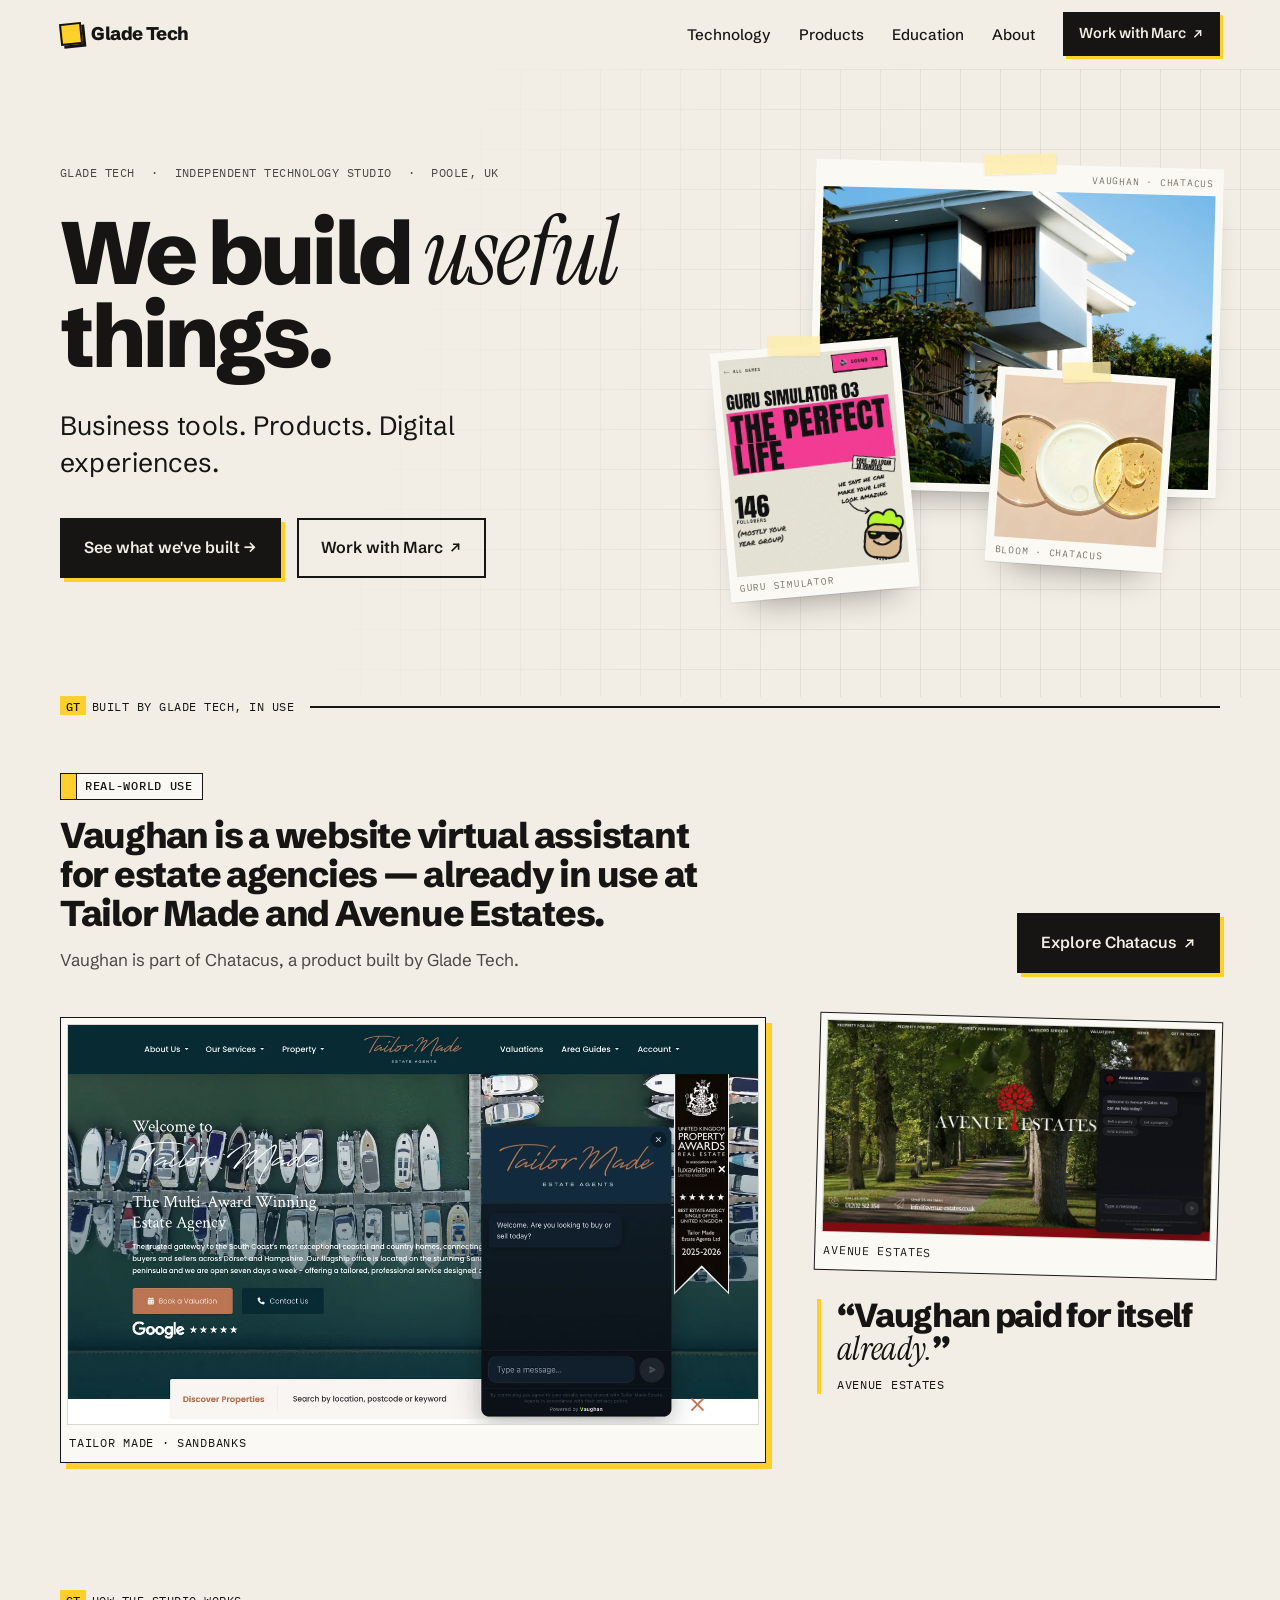
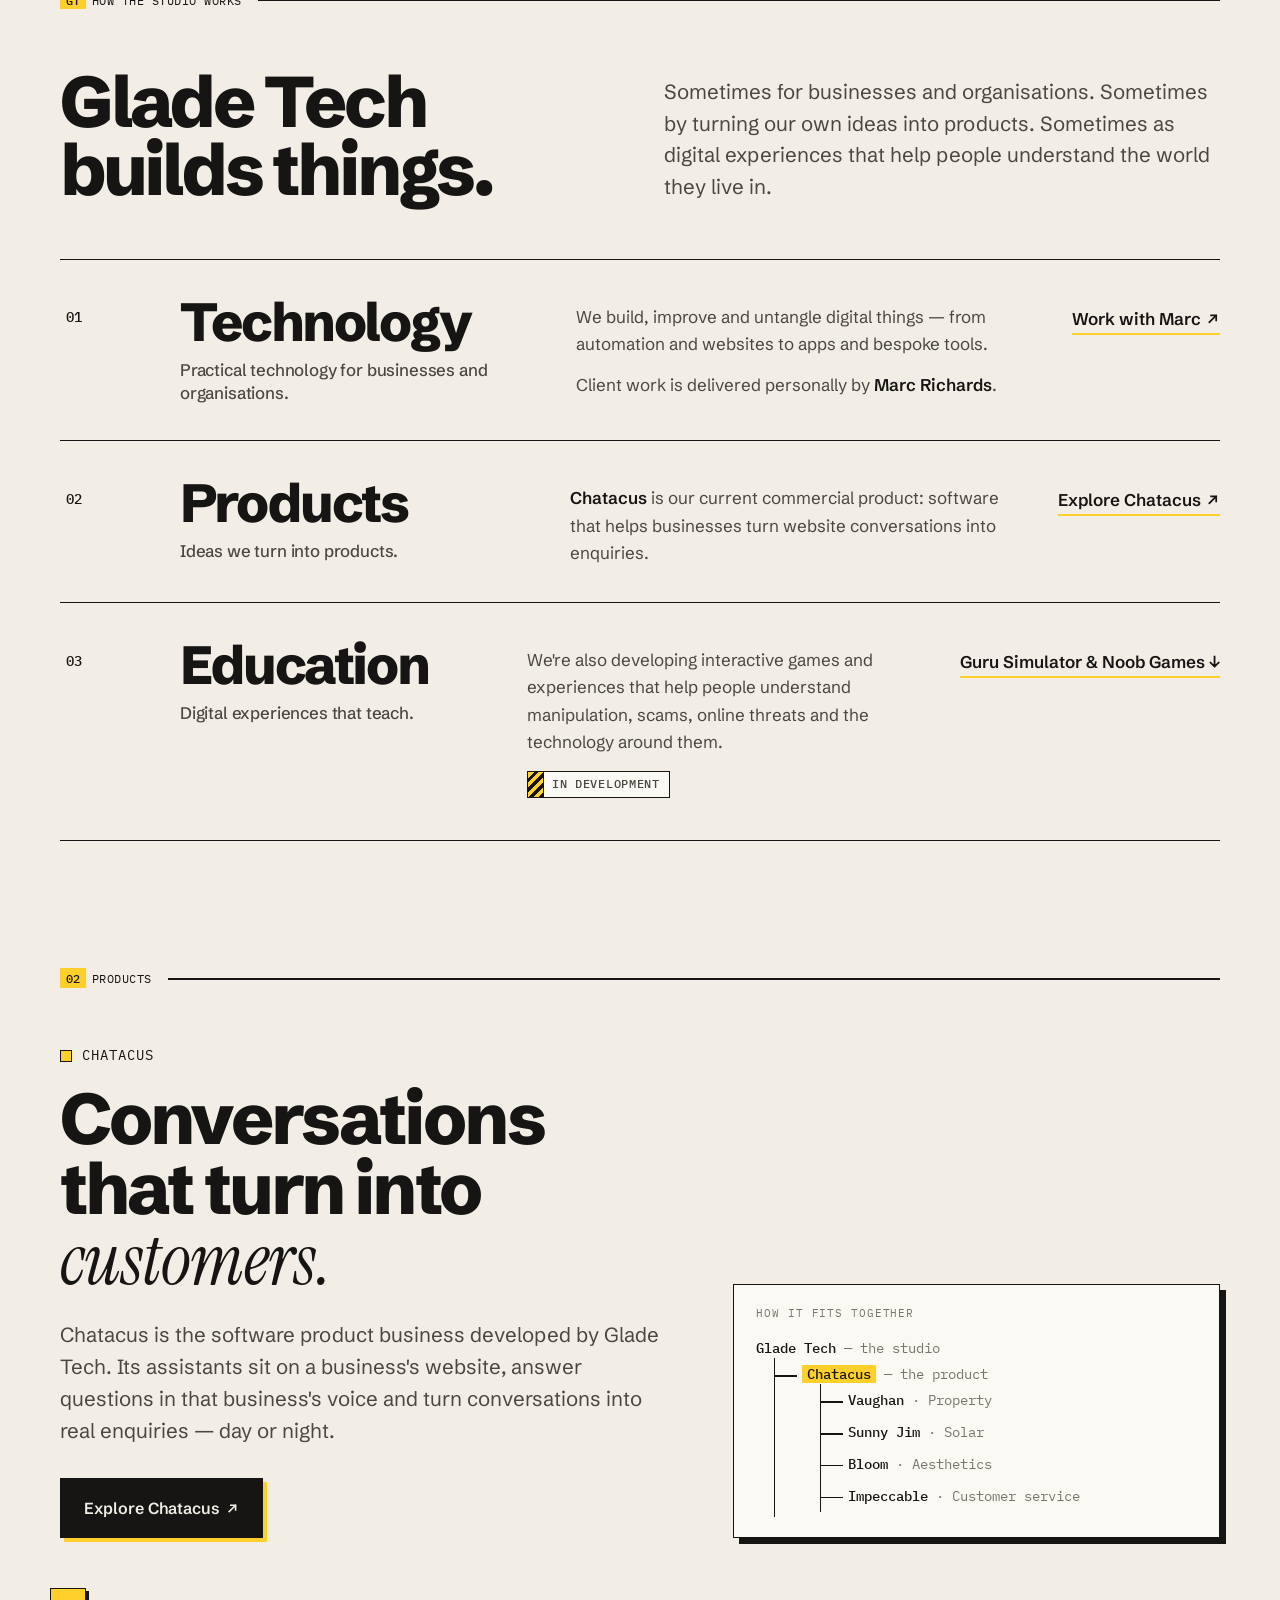
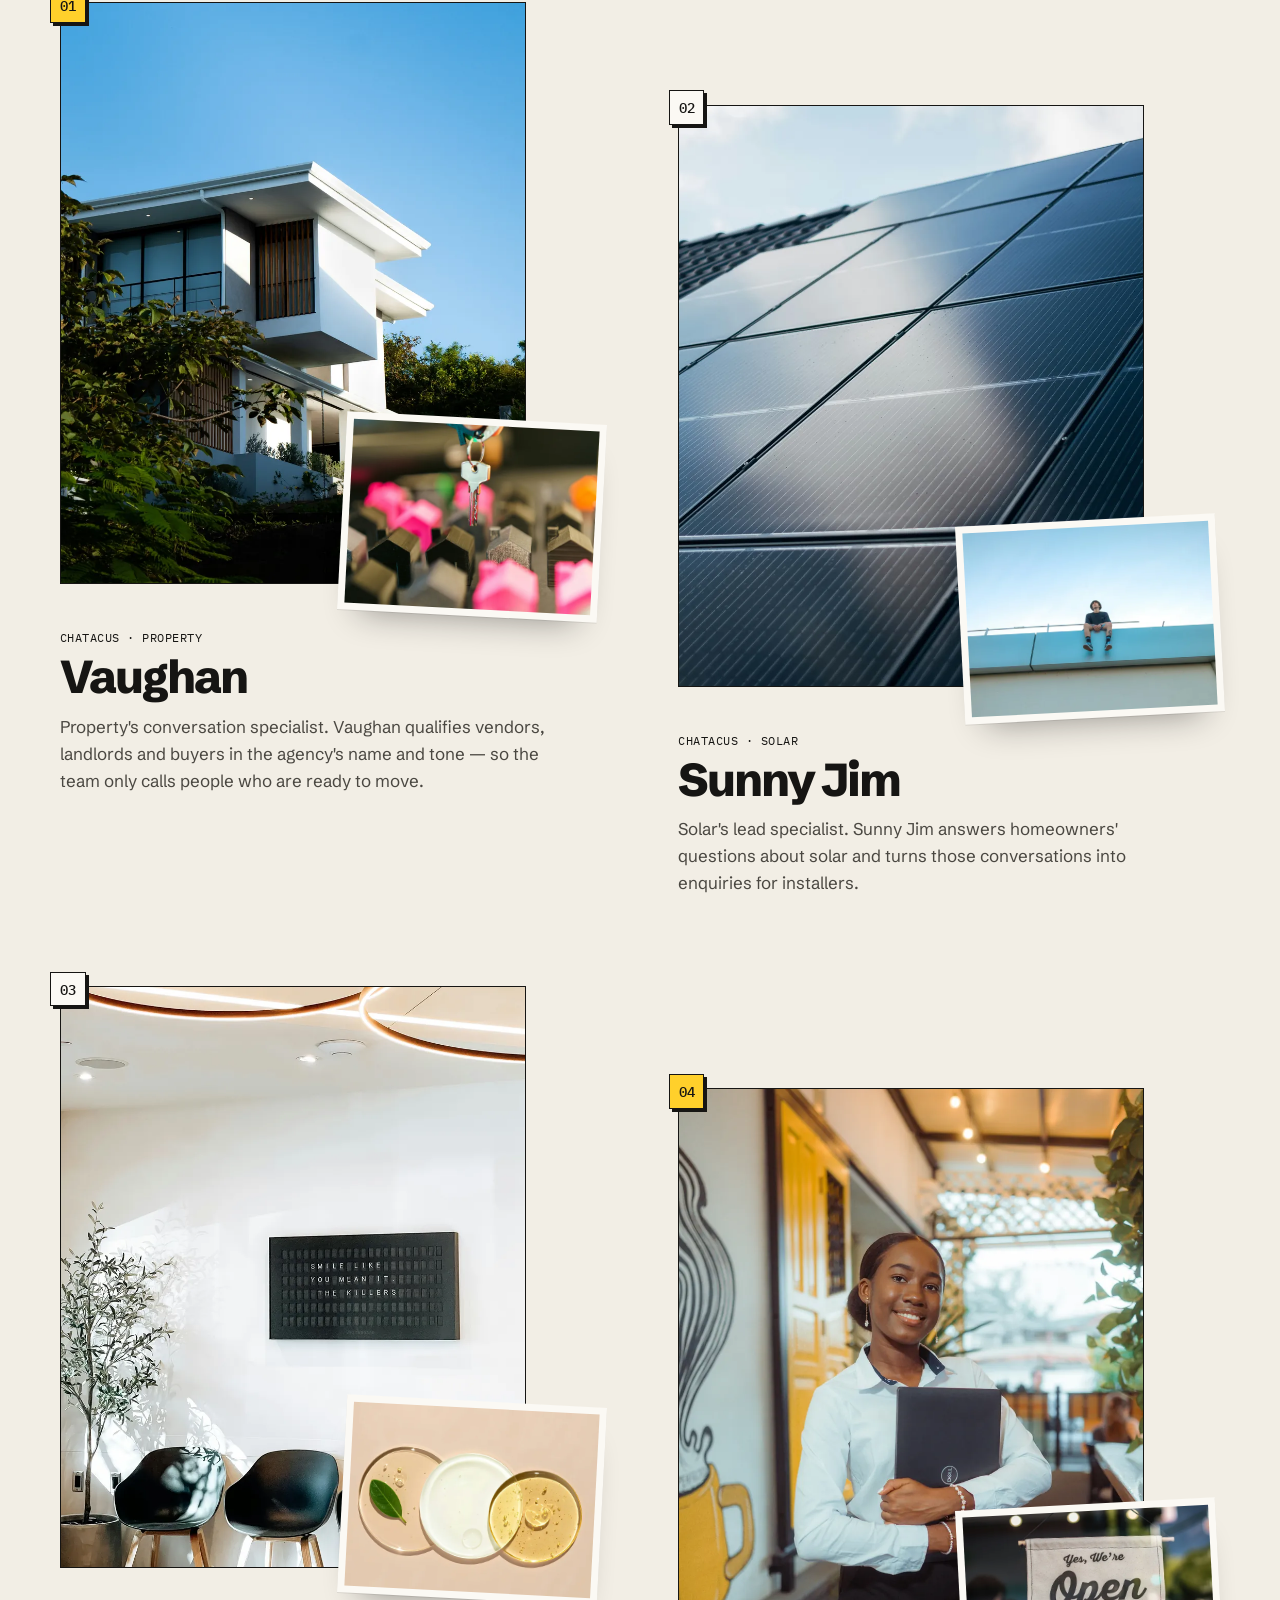
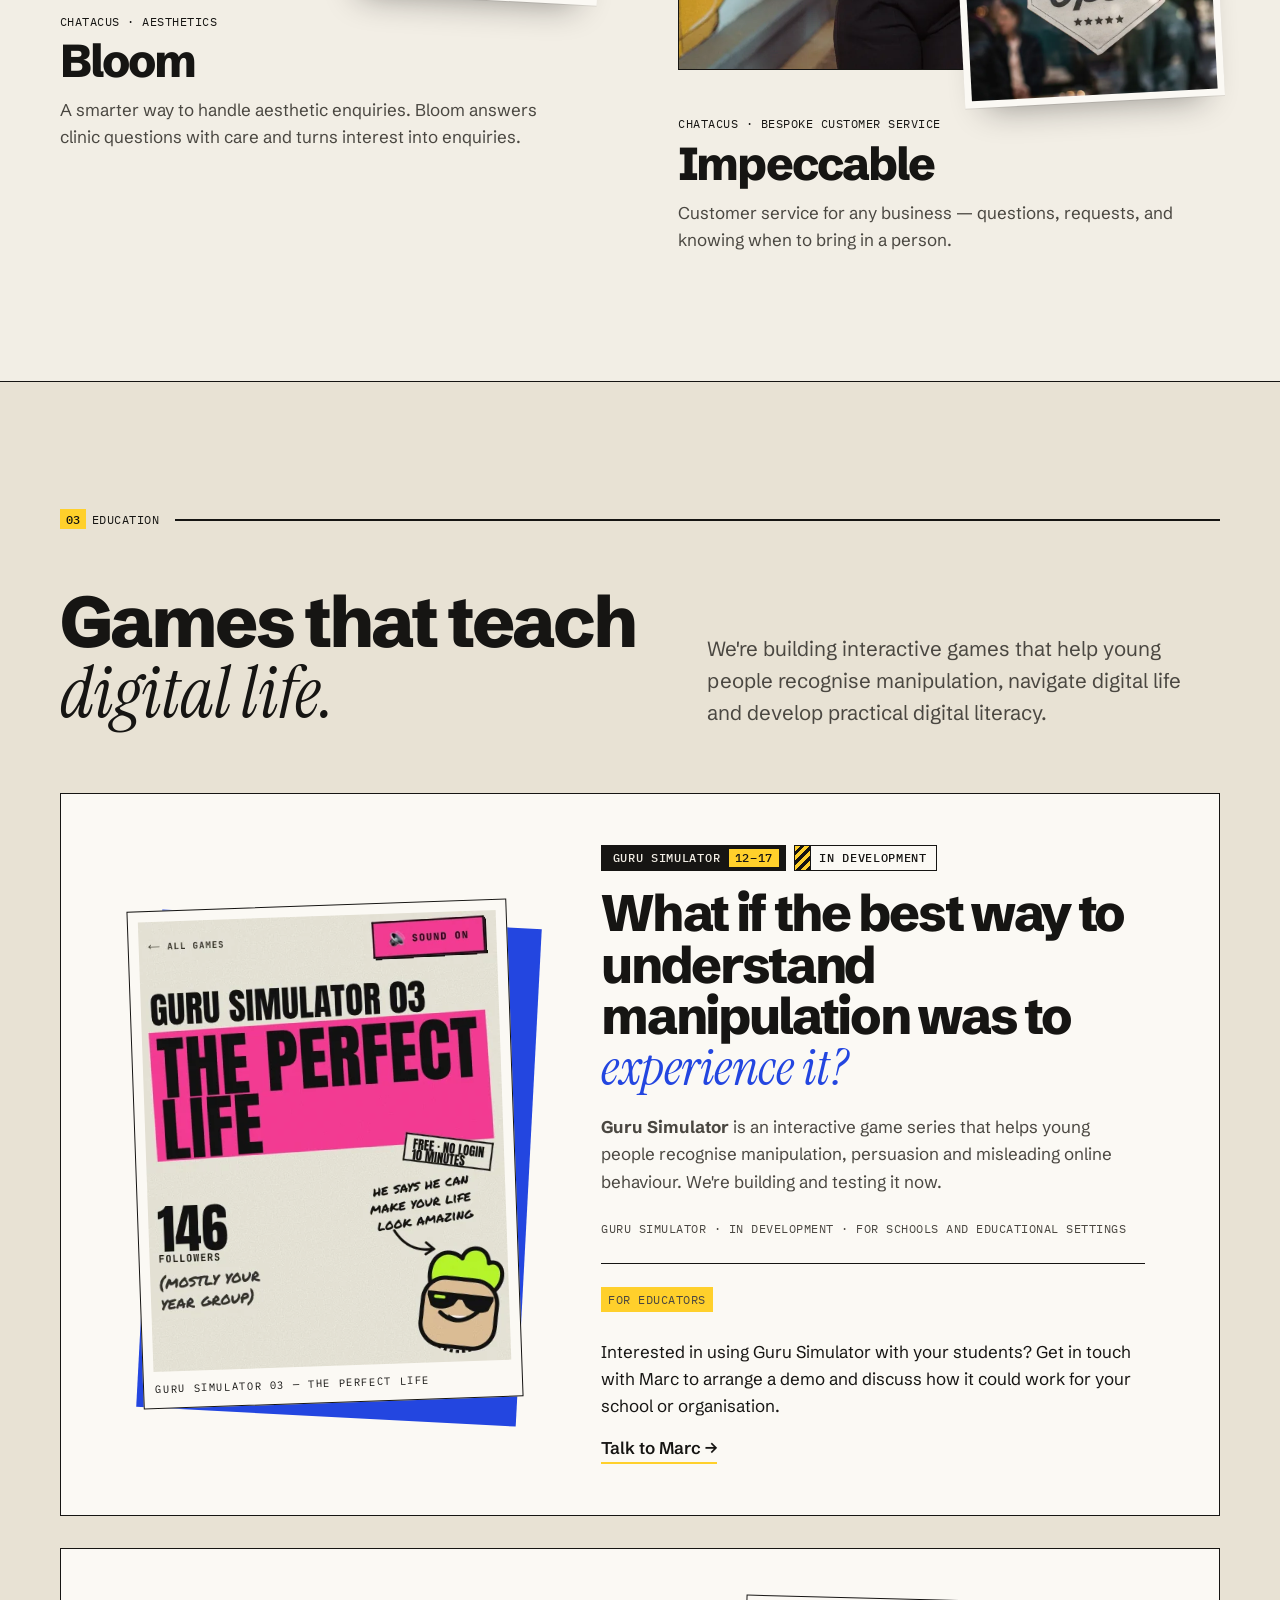
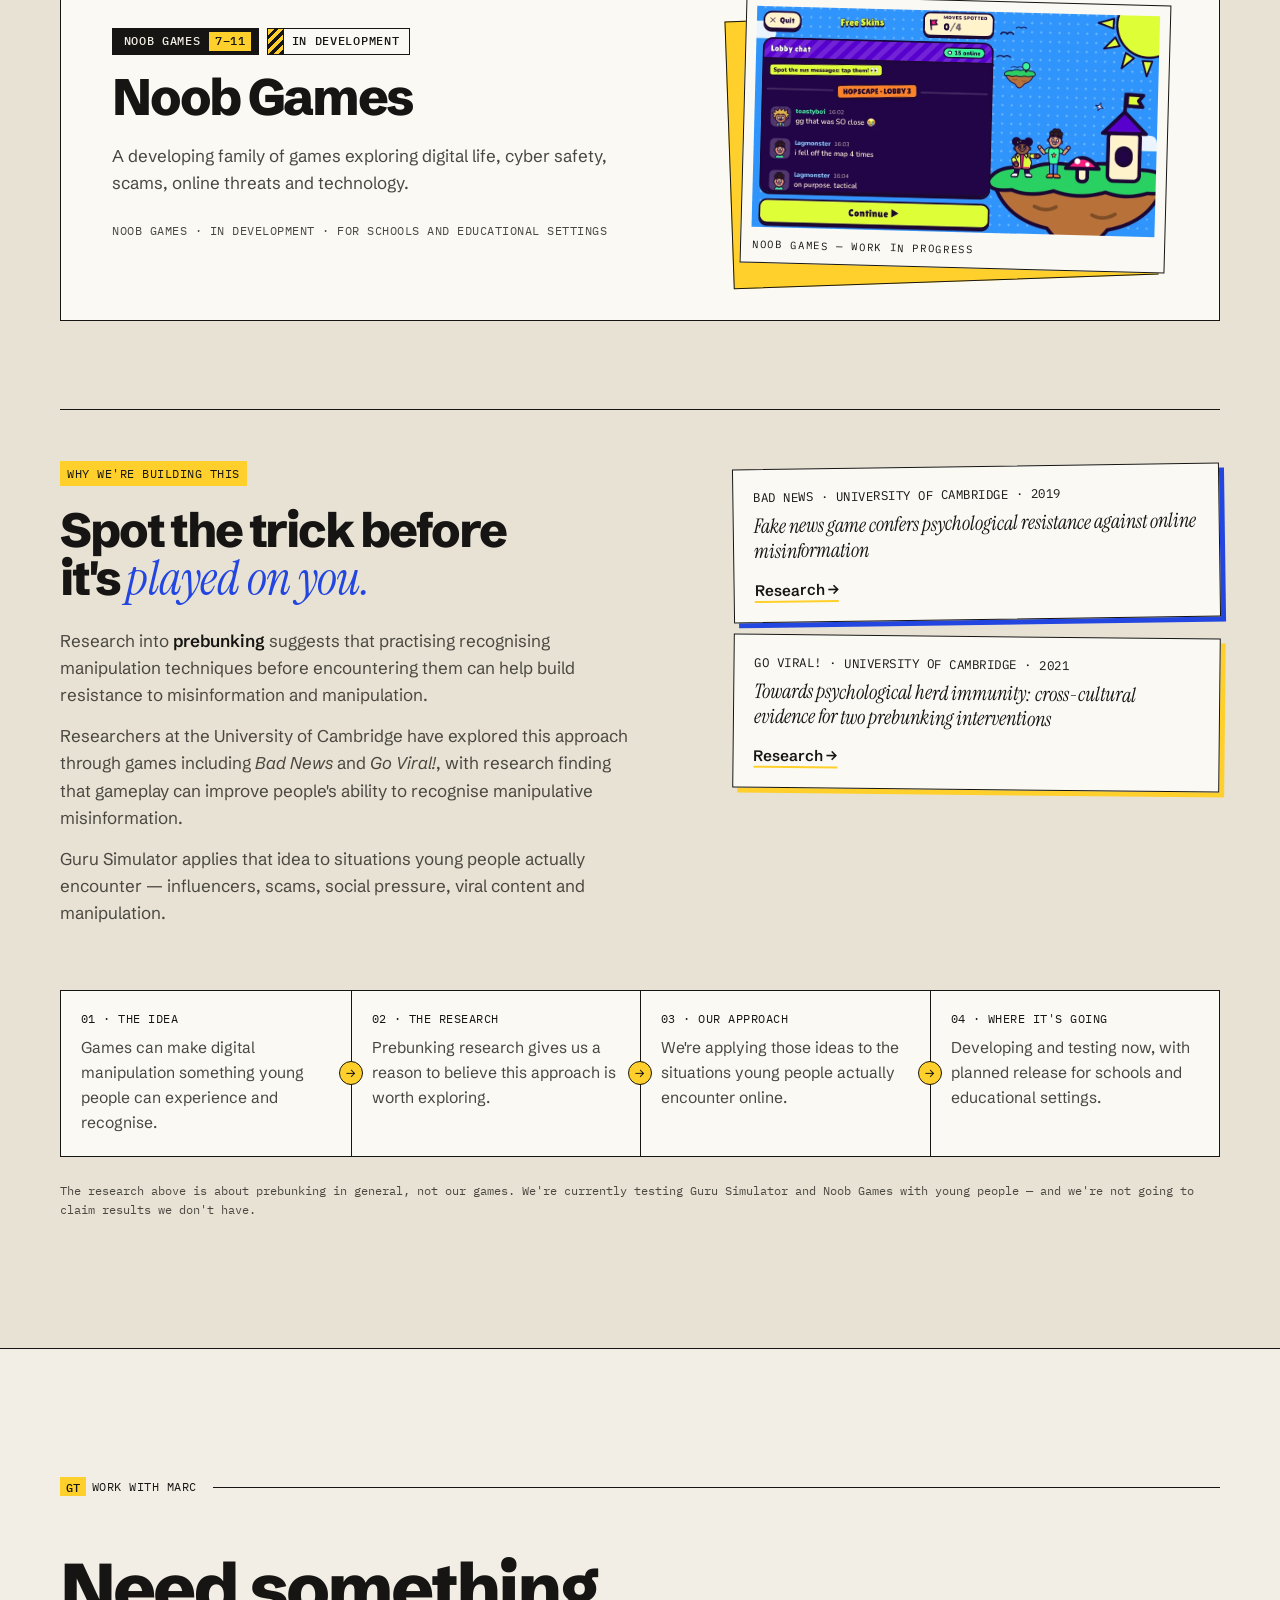
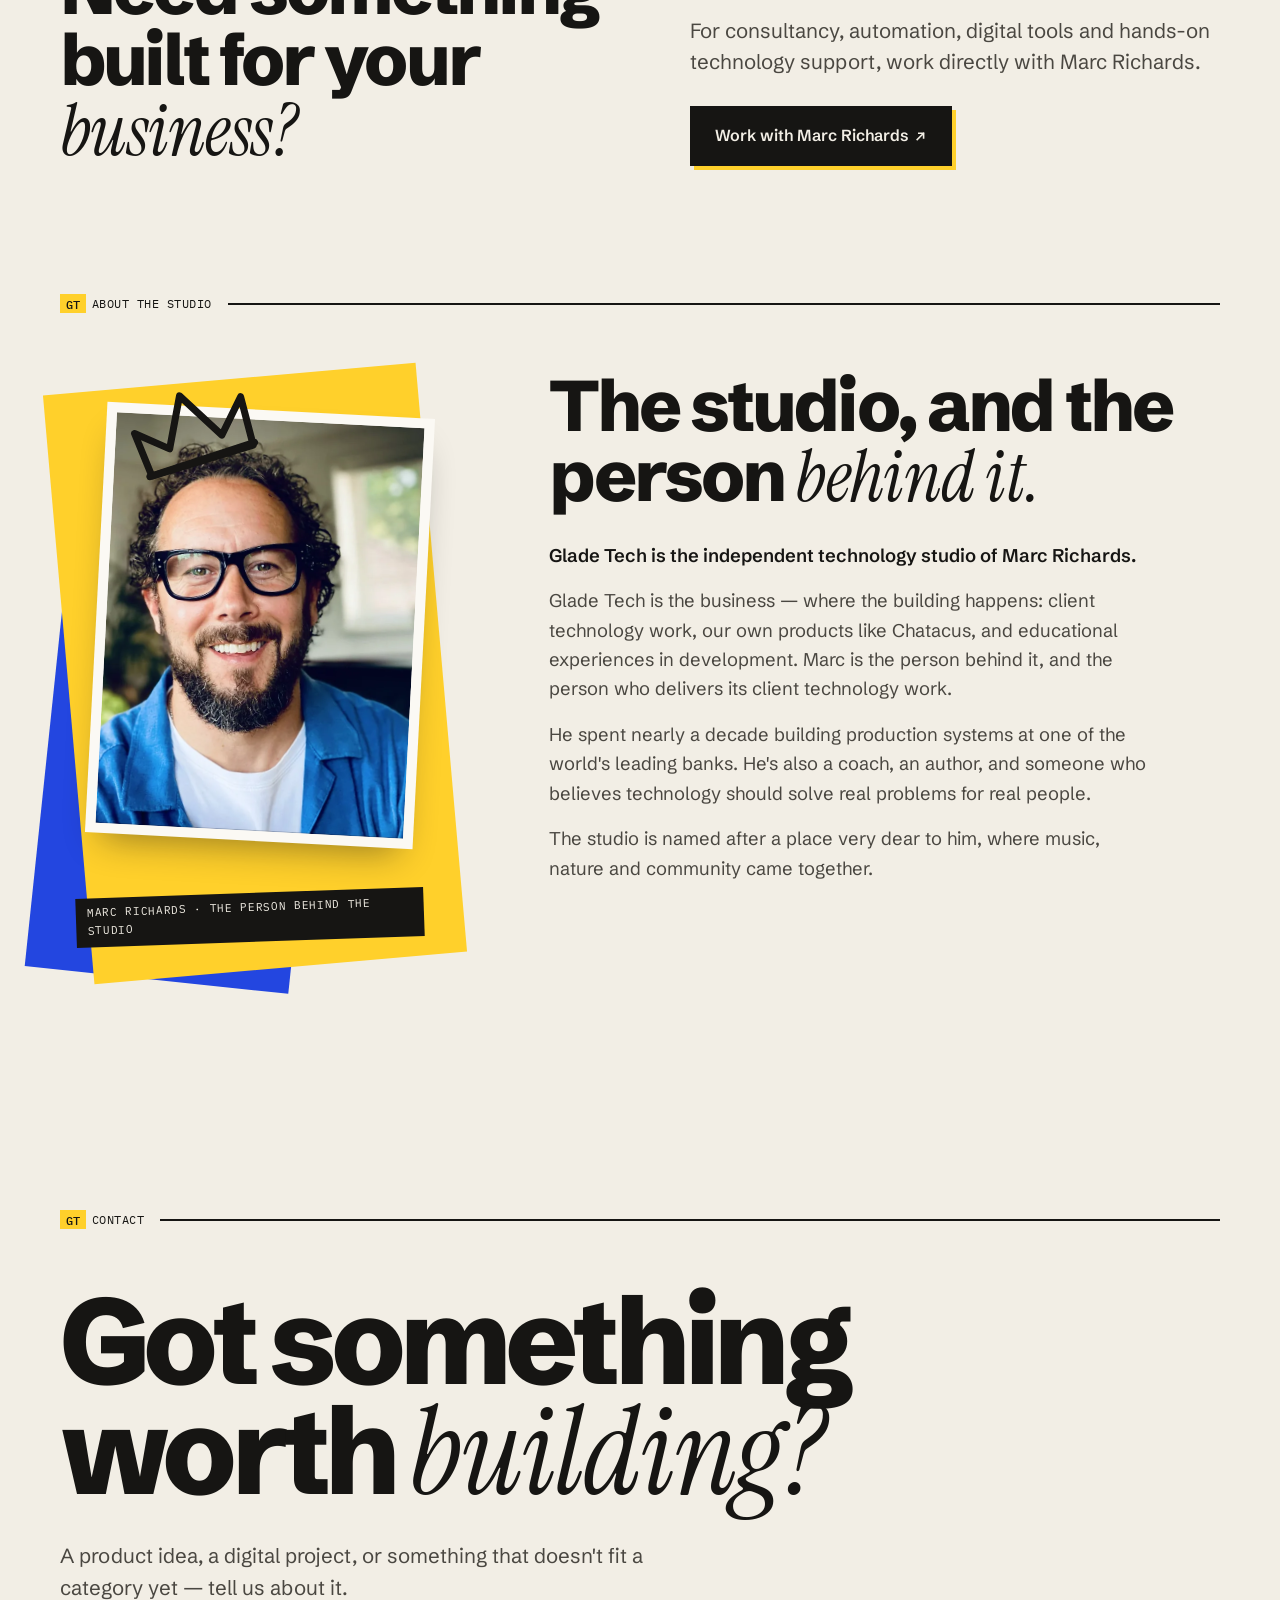
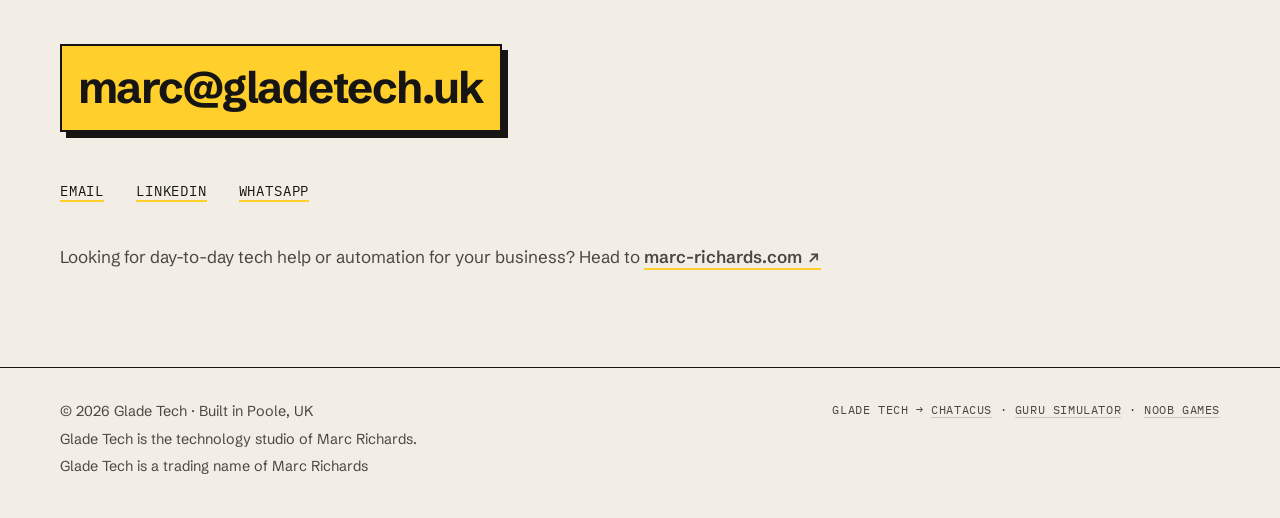
<file: index.html>
<!DOCTYPE html>
<html lang="en-GB">
<head>
    <meta charset="UTF-8">
    <meta name="viewport" content="width=device-width, initial-scale=1.0">
    <title>Glade Tech — Technology Studio in Poole, Bournemouth &amp; Dorset</title>
    <meta name="description" content="Glade Tech is an independent technology studio in Poole, Dorset, building business tools, digital products and experiences for businesses and organisations across Bournemouth, Poole and Dorset.">
    <link rel="canonical" href="https://gladetech.uk/">
    <meta name="robots" content="index, follow">
    <meta name="author" content="Marc Richards">
    <meta name="google-site-verification" content="4lKAiJ_I4m-c7kCC_o-PISPormC_Zq9FhIUoc71lsOA">
    <meta name="theme-color" content="#f2eee5">

    <meta property="og:type" content="website">
    <meta property="og:site_name" content="Glade Tech">
    <meta property="og:title" content="Glade Tech — Technology Studio in Poole, Bournemouth &amp; Dorset">
    <meta property="og:description" content="Glade Tech is an independent technology studio in Poole, Dorset, building business tools, digital products and experiences for businesses and organisations across Bournemouth, Poole and Dorset.">
    <meta property="og:url" content="https://gladetech.uk/">
    <meta property="og:image" content="https://gladetech.uk/img/og.png">
    <meta property="og:image:width" content="1200">
    <meta property="og:image:height" content="630">
    <meta property="og:image:alt" content="Glade Tech — We build useful things. Business tools, products and digital experiences.">
    <meta property="og:locale" content="en_GB">
    <meta name="twitter:card" content="summary_large_image">
    <meta name="twitter:title" content="Glade Tech — Technology Studio in Poole, Bournemouth &amp; Dorset">
    <meta name="twitter:description" content="Glade Tech is an independent technology studio in Poole, Dorset, building business tools, digital products and experiences for businesses and organisations across Bournemouth, Poole and Dorset.">
    <meta name="twitter:image" content="https://gladetech.uk/img/og.png">
    <meta name="twitter:image:alt" content="Glade Tech — We build useful things. Business tools, products and digital experiences.">

    <link rel="icon" href="favicon.ico" sizes="any">
    <link rel="icon" type="image/svg+xml" href="favicon.svg?v=2">
    <link rel="icon" type="image/png" sizes="512x512" href="favicon.png?v=2">
    <link rel="apple-touch-icon" href="apple-touch-icon.png">

    <link rel="preconnect" href="https://fonts.googleapis.com">
    <link rel="preconnect" href="https://fonts.gstatic.com" crossorigin>
    <link rel="stylesheet" href="https://fonts.googleapis.com/css2?family=IBM+Plex+Mono:wght@400;500&family=Instrument+Serif:ital@1&family=Schibsted+Grotesk:wght@400..900&display=swap">
    <link rel="stylesheet" href="styles.css">

    <script type="application/ld+json">
{
    "@context": "https://schema.org",
    "@graph": [
        {
            "@type": "ProfessionalService",
            "@id": "https://gladetech.uk/#studio",
            "name": "Glade Tech",
            "description": "Glade Tech is an independent technology studio in Poole, Dorset, building business tools, digital products and experiences for businesses and organisations across Bournemouth, Poole and Dorset.",
            "slogan": "We build useful things.",
            "url": "https://gladetech.uk/",
            "logo": "https://gladetech.uk/apple-touch-icon.png",
            "image": "https://gladetech.uk/img/og.png",
            "email": "marc@gladetech.uk",
            "address": {
                "@type": "PostalAddress",
                "addressLocality": "Poole",
                "addressRegion": "Dorset",
                "addressCountry": "GB"
            },
            "areaServed": [
                {
                    "@type": "City",
                    "name": "Poole"
                },
                {
                    "@type": "City",
                    "name": "Bournemouth"
                },
                {
                    "@type": "AdministrativeArea",
                    "name": "Dorset"
                }
            ],
            "founder": {
                "@id": "https://gladetech.uk/#marc"
            },
            "brand": [
                {
                    "@type": "Brand",
                    "name": "Chatacus",
                    "url": "https://chatacus.co/",
                    "slogan": "Conversations that turn into customers."
                },
                {
                    "@type": "Brand",
                    "name": "Guru Simulator"
                },
                {
                    "@type": "Brand",
                    "name": "Noob Games"
                }
            ]
        },
        {
            "@type": "Person",
            "@id": "https://gladetech.uk/#marc",
            "name": "Marc Richards",
            "url": "https://marc-richards.com/",
            "jobTitle": "Founder",
            "worksFor": {
                "@id": "https://gladetech.uk/#studio"
            },
            "sameAs": [
                "https://www.linkedin.com/in/marcwrichards"
            ]
        },
        {
            "@type": "WebSite",
            "@id": "https://gladetech.uk/#website",
            "url": "https://gladetech.uk/",
            "name": "Glade Tech",
            "inLanguage": "en-GB",
            "publisher": {
                "@id": "https://gladetech.uk/#studio"
            }
        }
    ]
}
    </script>
    <script>document.documentElement.classList.add("js");</script>
</head>
<body>
    <a class="skip-link" href="#main">Skip to content</a>

    <!-- Nav -->
    <header class="nav">
        <div class="wrap nav-inner">
            <a href="#top" class="wordmark" aria-label="Glade Tech — back to top">
                <span class="wordmark-mark" aria-hidden="true"></span>
                Glade Tech
            </a>
            <nav aria-label="Main">
                <ul class="nav-links">
                    <li><a href="#areas">Technology</a></li>
                    <li><a href="#products">Products</a></li>
                    <li><a href="#education">Education</a></li>
                    <li><a href="#about">About</a></li>
                    <li><a href="https://marc-richards.com/" class="btn btn-ink" target="_blank" rel="noopener">Work with Marc<svg class="arr" viewBox="0 0 12 12" aria-hidden="true"><path d="M3 9 9 3M4.5 3H9v4.5"/></svg></a></li>
                </ul>
                <details class="menu">
                    <summary>Menu</summary>
                    <div class="menu-panel">
                        <a href="#areas">Technology</a>
                        <a href="#products">Products</a>
                        <a href="#education">Education</a>
                        <a href="#about">About</a>
                        <a href="#contact">Contact</a>
                        <a href="https://marc-richards.com/" target="_blank" rel="noopener">Work with Marc<svg class="arr" viewBox="0 0 12 12" aria-hidden="true"><path d="M3 9 9 3M4.5 3H9v4.5"/></svg></a>
                    </div>
                </details>
            </nav>
        </div>
    </header>

    <main id="main">

        <!-- Hero -->
        <section class="hero" id="top">
            <div class="wrap hero-grid">
                <div class="hero-copy">
                    <p class="eyebrow"><span>Glade Tech</span><span>Independent technology studio</span><span>Poole, UK</span></p>
                    <h1>We build <span class="serif">useful</span> things.</h1>
                    <p class="lede hero-sub">Business tools. Products. Digital experiences.</p>
                    <div class="hero-actions">
                        <a href="#built" class="btn btn-ink">See what we've built →</a>
                        <a href="https://marc-richards.com/" class="btn btn-line" target="_blank" rel="noopener">Work with Marc<svg class="arr" viewBox="0 0 12 12" aria-hidden="true"><path d="M3 9 9 3M4.5 3H9v4.5"/></svg></a>
                    </div>
                </div>

                <div class="collage">
                    <figure class="cut cut-house">
                        <a class="cut-link" href="#products" aria-label="Vaughan, part of Chatacus"></a>
                        <figcaption>Vaughan · Chatacus</figcaption>
                        <img src="img/hero-vaughan.webp" alt="" width="1000" height="750">
                    </figure>
                    <figure class="cut cut-guru">
                        <a class="cut-link" href="#education" aria-label="Guru Simulator, education"></a>
                        <img src="img/guru-simulator-03.webp" alt="" width="433" height="544">
                        <figcaption>Guru Simulator</figcaption>
                    </figure>
                    <figure class="cut cut-bloom">
                        <a class="cut-link" href="#products" aria-label="Bloom, part of Chatacus"></a>
                        <img src="img/hero-bloom.webp" alt="" width="600" height="600">
                        <figcaption>Bloom · Chatacus</figcaption>
                    </figure>
                </div>
            </div>
        </section>

        <!-- In use -->
        <section class="section" id="built" style="padding-top: 0;">
            <div class="wrap">
                <div class="section-head reveal"><p class="section-label"><b>GT</b>Built by Glade Tech, in use</p></div>
                <div class="proof proof-lead reveal">
                    <div class="proof-head">
                        <div>
                            <span class="tag tag-live">Real-world use</span>
                            <h2 class="proof-title">Vaughan is a website virtual assistant for estate agencies — already in use at Tailor Made and Avenue Estates.</h2>
                            <p class="proof-note">Vaughan is part of Chatacus, a product built by Glade Tech.</p>
                        </div>
                        <a href="https://chatacus.co/" class="btn btn-ink" target="_blank" rel="noopener">Explore Chatacus<svg class="arr" viewBox="0 0 12 12" aria-hidden="true"><path d="M3 9 9 3M4.5 3H9v4.5"/></svg></a>
                    </div>
                    <div class="proof-shots">
                        <figure class="shot shot-main">
                            <img src="img/vaughan-tailor-made.webp" alt="Vaughan's chat assistant open on the Tailor Made Estate Agents website, asking: Are you looking to buy or sell today?" width="1300" height="752" loading="lazy">
                            <figcaption>Tailor Made · Sandbanks</figcaption>
                        </figure>
                        <div class="proof-side">
                            <figure class="shot">
                                <img src="img/vaughan-avenue-estates.webp" alt="Vaughan's chat assistant open on the Avenue Estates website, offering to help sell, let or find a property" width="900" height="491" loading="lazy">
                                <figcaption>Avenue Estates</figcaption>
                            </figure>
                            <blockquote class="proof-quote-small">
                                <p>“Vaughan paid for itself <span class="serif">already.</span>”</p>
                                <cite>Avenue Estates</cite>
                            </blockquote>
                        </div>
                    </div>
                </div>
            </div>
        </section>

        <!-- Three areas -->
        <section class="section" id="areas" style="padding-top: 0;">
            <div class="wrap">
                <div class="section-head reveal"><p class="section-label"><b>GT</b>How the studio works</p></div>
                <div class="studio-intro reveal">
                    <p class="studio-claim">Glade Tech builds things.</p>
                    <p class="lede">Sometimes for businesses and organisations. Sometimes by turning our own ideas into products. Sometimes as digital experiences that help people understand the world they live in.</p>
                </div>
                <ol class="index">
                    <li class="index-row reveal" id="technology">
                        <span class="index-num">01</span>
                        <h2 class="index-title">Technology<small>Practical technology for businesses and organisations.</small></h2>
                        <div class="index-body">
                            <p>We build, improve and untangle digital things — from automation and websites to apps and bespoke tools.</p>
                            <p>Client work is delivered personally by <strong>Marc Richards</strong>.</p>
                        </div>
                        <a href="https://marc-richards.com/" class="index-cta link-arrow" target="_blank" rel="noopener">Work with Marc<svg class="arr" viewBox="0 0 12 12" aria-hidden="true"><path d="M3 9 9 3M4.5 3H9v4.5"/></svg></a>
                    </li>
                    <li class="index-row reveal">
                        <span class="index-num">02</span>
                        <h2 class="index-title">Products<small>Ideas we turn into products.</small></h2>
                        <div class="index-body">
                            <p><strong>Chatacus</strong> is our current commercial product: software that helps businesses turn website conversations into enquiries.</p>
                        </div>
                        <a href="https://chatacus.co/" class="index-cta link-arrow" target="_blank" rel="noopener">Explore Chatacus<svg class="arr" viewBox="0 0 12 12" aria-hidden="true"><path d="M3 9 9 3M4.5 3H9v4.5"/></svg></a>
                    </li>
                    <li class="index-row reveal">
                        <span class="index-num">03</span>
                        <h2 class="index-title">Education<small>Digital experiences that teach.</small></h2>
                        <div class="index-body">
                            <p>We're also developing interactive games and experiences that help people understand manipulation, scams, online threats and the technology around them.</p>
                            <span class="tag tag-dev">In development</span>
                        </div>
                        <a href="#education" class="index-cta link-arrow">Guru Simulator &amp; Noob Games ↓</a>
                    </li>
                </ol>
            </div>
        </section>

        <!-- Chatacus -->
        <section class="section" id="products" style="padding-top: 0;">
            <div class="wrap">
                <div class="section-head reveal"><p class="section-label"><b>02</b>Products</p></div>

                <div class="chatacus-intro reveal">
                    <div>
                        <p class="product-name">Chatacus</p>
                        <h2 class="h2">Conversations that turn into <span class="serif">customers.</span></h2>
                        <p class="lede">Chatacus is the software product business developed by Glade Tech. Its assistants sit on a business's website, answer questions in that business's voice and turn conversations into real enquiries — day or night.</p>
                        <a href="https://chatacus.co/" class="btn btn-ink chatacus-cta" target="_blank" rel="noopener">Explore Chatacus<svg class="arr" viewBox="0 0 12 12" aria-hidden="true"><path d="M3 9 9 3M4.5 3H9v4.5"/></svg></a>
                    </div>
                    <div class="tree" aria-label="How the products fit together">
                        <p class="tree-title">How it fits together</p>
                        <ul>
                            <li><span class="t-strong">Glade Tech</span> <span class="t-note">— the studio</span>
                                <ul>
                                    <li><span class="t-strong t-here">Chatacus</span> <span class="t-note">— the product</span>
                                        <ul>
                                            <li><span class="t-strong">Vaughan</span> <span class="t-note">· Property</span></li>
                                            <li><span class="t-strong">Sunny Jim</span> <span class="t-note">· Solar</span></li>
                                            <li><span class="t-strong">Bloom</span> <span class="t-note">· Aesthetics</span></li>
                                            <li><span class="t-strong">Impeccable</span> <span class="t-note">· Customer service</span></li>
                                        </ul>
                                    </li>
                                </ul>
                            </li>
                        </ul>
                    </div>
                </div>

                <div class="cx-grid">
                    <article class="cx reveal">
                        <div class="cx-visual">
                            <figure class="cx-main"><img src="img/vaughan-house.webp" alt="A modern white house against a blue sky" width="900" height="1125" loading="lazy"></figure>
                            <figure class="cx-inset"><img src="img/vaughan-keys.webp" alt="House keys hanging over rows of model houses" width="640" height="480" loading="lazy"></figure>
                            <span class="cx-num">01</span>
                        </div>
                        <p class="spec">Chatacus · Property</p>
                        <h3>Vaughan</h3>
                        <p>Property's conversation specialist. Vaughan qualifies vendors, landlords and buyers in the agency's name and tone — so the team only calls people who are ready to move.</p>
                    </article>
                    <article class="cx reveal">
                        <div class="cx-visual">
                            <figure class="cx-main"><img src="img/sunnyjim-panels.webp" alt="Solar panels on a roof under a clear sky" width="900" height="1125" loading="lazy"></figure>
                            <figure class="cx-inset"><img src="img/sunnyjim-roof.webp" alt="A person sitting on the edge of a flat roof against a blue sky" width="640" height="480" loading="lazy"></figure>
                            <span class="cx-num">02</span>
                        </div>
                        <p class="spec">Chatacus · Solar</p>
                        <h3>Sunny Jim</h3>
                        <p>Solar's lead specialist. Sunny Jim answers homeowners' questions about solar and turns those conversations into enquiries for installers.</p>
                    </article>
                    <article class="cx reveal">
                        <div class="cx-visual">
                            <figure class="cx-main"><img src="img/bloom-clinic.webp" alt="A calm, bright clinic waiting area" width="900" height="1125" loading="lazy"></figure>
                            <figure class="cx-inset"><img src="img/bloom-skincare.webp" alt="Skincare creams and serums with a green leaf" width="640" height="480" loading="lazy"></figure>
                            <span class="cx-num">03</span>
                        </div>
                        <p class="spec">Chatacus · Aesthetics</p>
                        <h3>Bloom</h3>
                        <p>A smarter way to handle aesthetic enquiries. Bloom answers clinic questions with care and turns interest into enquiries.</p>
                    </article>
                    <article class="cx reveal">
                        <div class="cx-visual">
                            <figure class="cx-main"><img src="img/impeccable-host.webp" alt="A smiling host holding a folder at a café entrance" width="900" height="1125" loading="lazy"></figure>
                            <figure class="cx-inset"><img src="img/impeccable-open.webp" alt="A “Yes, we're open” sign hanging in a window" width="640" height="480" loading="lazy"></figure>
                            <span class="cx-num">04</span>
                        </div>
                        <p class="spec">Chatacus · Bespoke customer service</p>
                        <h3>Impeccable</h3>
                        <p>Customer service for any business — questions, requests, and knowing when to bring in a person.</p>
                    </article>
                </div>
            </div>
        </section>

        <!-- Education -->
        <section class="section education" id="education">
            <div class="wrap">
                <div class="section-head reveal"><p class="section-label"><b>03</b>Education</p></div>

                <div class="edu-head reveal">
                    <h2 class="h2">Games that teach <span class="serif">digital life.</span></h2>
                    <p class="lede">We're building interactive games that help young people recognise manipulation, navigate digital life and develop practical digital literacy.</p>
                </div>

                <article class="edu reveal">
                    <div class="edu-art">
                        <figure>
                            <img src="img/guru-simulator-03.webp" alt="Guru Simulator 03 artwork: The Perfect Life" width="433" height="544" loading="lazy">
                            <figcaption>Guru Simulator 03 — The Perfect Life</figcaption>
                        </figure>
                    </div>
                    <div class="edu-copy">
                        <div class="tag-row"><span class="tag tag-product">Guru Simulator <b>12–17</b></span><span class="tag tag-dev">In development</span></div>
                        <h3>What if the best way to understand manipulation was to <span class="serif">experience it?</span></h3>
                        <p><strong>Guru Simulator</strong> is an interactive game series that helps young people recognise manipulation, persuasion and misleading online behaviour. We're building and testing it now.</p>
                        <p class="spec">Guru Simulator · In development · For schools and educational settings</p>
                        <div class="edu-cta">
                            <p class="mono edu-cta-label">For educators</p>
                            <p>Interested in using Guru Simulator with your students? Get in touch with Marc to arrange a demo and discuss how it could work for your school or organisation.</p>
                            <a href="mailto:marc@gladetech.uk?subject=Guru%20Simulator%20demo" class="link-arrow">Talk to Marc →</a>
                        </div>
                    </div>
                </article>

                <article class="edu edu-flip reveal">
                    <div class="edu-art edu-art-wide">
                        <figure>
                            <img src="img/noob-games.webp" alt="Noob Games screenshot: a colourful game lobby with a chat panel and a floating island" width="963" height="528" loading="lazy">
                            <figcaption>Noob Games — work in progress</figcaption>
                        </figure>
                    </div>
                    <div class="edu-copy">
                        <div class="tag-row"><span class="tag tag-product">Noob Games <b>7–11</b></span><span class="tag tag-dev">In development</span></div>
                        <h3>Noob Games</h3>
                        <p>A developing family of games exploring digital life, cyber safety, scams, online threats and technology.</p>
                        <p class="spec">Noob Games · In development · For schools and educational settings</p>
                    </div>
                </article>

                <div class="why reveal">
                    <div class="why-intro">
                        <p class="mono why-label">Why we're building this</p>
                        <h3>Spot the trick before it's <span class="serif">played on you.</span></h3>
                        <p>Research into <strong>prebunking</strong> suggests that practising recognising manipulation techniques before encountering them can help build resistance to misinformation and manipulation.</p>
                        <p>Researchers at the University of Cambridge have explored this approach through games including <em>Bad News</em> and <em>Go Viral!</em>, with research finding that gameplay can improve people's ability to recognise manipulative misinformation.</p>
                        <p>Guru Simulator applies that idea to situations young people actually encounter — influencers, scams, social pressure, viral content and manipulation.</p>
                    </div>
                    <ul class="refs">
                        <li class="ref">
                            <p class="spec">Bad News · University of Cambridge · 2019</p>
                            <p class="ref-title">Fake news game confers psychological resistance against online misinformation</p>
                            <a href="https://doi.org/10.1057/s41599-019-0279-9" class="link-arrow" target="_blank" rel="noopener">Research →</a>
                        </li>
                        <li class="ref">
                            <p class="spec">Go Viral! · University of Cambridge · 2021</p>
                            <p class="ref-title">Towards psychological herd immunity: cross-cultural evidence for two prebunking interventions</p>
                            <a href="https://doi.org/10.1177/20539517211013868" class="link-arrow" target="_blank" rel="noopener">Research →</a>
                        </li>
                    </ul>
                    <ol class="steps">
                        <li><span class="mono">01 · The idea</span><p>Games can make digital manipulation something young people can experience and recognise.</p></li>
                        <li><span class="mono">02 · The research</span><p>Prebunking research gives us a reason to believe this approach is worth exploring.</p></li>
                        <li><span class="mono">03 · Our approach</span><p>We're applying those ideas to the situations young people actually encounter online.</p></li>
                        <li><span class="mono">04 · Where it's going</span><p>Developing and testing now, with planned release for schools and educational settings.</p></li>
                    </ol>
                </div>

                <p class="edu-note reveal">The research above is about prebunking in general, not our games. We're currently testing Guru Simulator and Noob Games with young people — and we're not going to claim results we don't have.</p>
            </div>
        </section>

        <!-- Work with Marc -->
        <section class="section work-marc">
            <div class="wrap">
                <div class="section-head reveal"><p class="section-label"><b>GT</b>Work with Marc</p></div>
                <div class="marc-cta reveal">
                    <h2 class="h2">Need something built for your <span class="serif">business?</span></h2>
                    <div>
                        <p class="lede">For consultancy, automation, digital tools and hands-on technology support, work directly with Marc Richards.</p>
                        <a href="https://marc-richards.com/" class="btn btn-ink" target="_blank" rel="noopener">Work with Marc Richards<svg class="arr" viewBox="0 0 12 12" aria-hidden="true"><path d="M3 9 9 3M4.5 3H9v4.5"/></svg></a>
                    </div>
                </div>
            </div>
        </section>

        <!-- About -->
        <section class="section" id="about" style="padding-top: 0;">
            <div class="wrap">
                <div class="section-head reveal"><p class="section-label"><b>GT</b>About the studio</p></div>
                <div class="about-grid">
                    <figure class="portrait reveal">
                        <span class="portrait-blue" aria-hidden="true"></span>
                        <span class="portrait-yellow" aria-hidden="true"></span>
                        <div class="portrait-frame">
                            <div class="portrait-photo">
                                <img src="img/marc-richards.webp" alt="Marc Richards, the person behind Glade Tech, wearing a hand-drawn crown" width="900" height="891" loading="lazy">
                            </div>
                            <svg class="crown" viewBox="0 0 60 38" fill="none" stroke="currentColor" stroke-width="3.4" stroke-linecap="round" stroke-linejoin="round" aria-hidden="true"><path d="M4 34 L2 12 L16 24 L28 1 L42 25 L56 10 L55 34 Z"/><path d="M3 34 L56 33"/></svg>
                        </div>
                        <figcaption class="portrait-label">Marc Richards · the person behind the studio</figcaption>
                    </figure>
                    <div class="about-copy reveal">
                        <h2 class="h2">The studio, and the person <span class="serif">behind it.</span></h2>
                        <p><strong>Glade Tech is the independent technology studio of Marc Richards.</strong></p>
                        <p>Glade Tech is the business — where the building happens: client technology work, our own products like Chatacus, and educational experiences in development. Marc is the person behind it, and the person who delivers its client technology work.</p>
                        <p>He spent nearly a decade building production systems at one of the world's leading banks. He's also a coach, an author, and someone who believes technology should solve real problems for real people.</p>
                        <p>The studio is named after a place very dear to him, where music, nature and community came together.</p>
                    </div>
                </div>
            </div>
        </section>

        <!-- Contact -->
        <section class="contact" id="contact">
            <div class="wrap">
                <div class="section-head reveal"><p class="section-label"><b>GT</b>Contact</p></div>
                <h2 class="contact-title reveal">Got something worth <span class="serif">building?</span></h2>
                <p class="lede reveal">A product idea, a digital project, or something that doesn't fit a category yet — tell us about it.</p>
                <a href="mailto:marc@gladetech.uk" class="contact-email reveal">marc@gladetech.uk</a>
                <ul class="contact-links reveal">
                    <li><a href="mailto:marc@gladetech.uk">Email</a></li>
                    <li><a href="https://www.linkedin.com/in/marcwrichards" target="_blank" rel="noopener">LinkedIn</a></li>
                    <li><a href="https://wa.me/447404259301" target="_blank" rel="noopener">WhatsApp</a></li>
                </ul>
                <p class="contact-aside reveal">Looking for day-to-day tech help or automation for your business? Head to <a href="https://marc-richards.com/" class="link-arrow" target="_blank" rel="noopener">marc-richards.com<svg class="arr" viewBox="0 0 12 12" aria-hidden="true"><path d="M3 9 9 3M4.5 3H9v4.5"/></svg></a></p>
            </div>
        </section>
    </main>

    <footer class="site-footer">
        <div class="wrap footer-grid">
            <div>
                <p>© 2026 Glade Tech · Built in Poole, UK</p>
                <p>Glade Tech is the technology studio of Marc Richards.</p>
                <p>Glade Tech is a trading name of Marc Richards</p>
            </div>
            <p class="footer-family">
                Glade Tech → <a href="https://chatacus.co/" target="_blank" rel="noopener">Chatacus</a> · <a href="#education">Guru Simulator</a> · <a href="#education">Noob Games</a>
            </p>
        </div>
    </footer>

<script>
// Sticky nav rule once the page scrolls
const nav = document.querySelector(".nav");
const onScroll = () => nav.classList.toggle("is-scrolled", window.scrollY > 8);
window.addEventListener("scroll", onScroll, { passive: true });
onScroll();

// Close the mobile menu after choosing a link
const menu = document.querySelector(".menu");
menu.querySelectorAll("a").forEach(a => a.addEventListener("click", () => menu.removeAttribute("open")));

// Reveal on scroll
const revealObserver = new IntersectionObserver((entries) => {
    entries.forEach(entry => {
        if (entry.isIntersecting) {
            entry.target.classList.add("is-visible");
            revealObserver.unobserve(entry.target);
        }
    });
}, { threshold: 0.12, rootMargin: "0px 0px -40px 0px" });
document.querySelectorAll(".reveal").forEach(el => revealObserver.observe(el));
</script>
</body>
</html>
</file>
<file: styles.css>
/* Glade Tech — workshop catalogue */

:root {
    --paper: #f2eee5;
    --paper-deep: #e8e2d4;
    --card: #fbf9f4;
    --ink: #161513;
    --ink-soft: #4a4741;
    --ink-faint: #7a756c;
    --rule: rgba(22, 21, 19, 0.16);
    --rule-strong: rgba(22, 21, 19, 0.85);
    --yellow: #ffd02b;
    --blue: #2346e0;
    --guru-art-bg: #f0ba40; /* matches the working Guru artwork */

    --font-display: "Schibsted Grotesk", "Helvetica Neue", Arial, sans-serif;
    --font-mono: "IBM Plex Mono", ui-monospace, "SFMono-Regular", Menlo, monospace;
    --font-serif: "Instrument Serif", Georgia, serif;

    --gutter: clamp(1rem, 4vw, 2.5rem);
    --max: 1240px;
    --shadow-cut: 0 1px 0 rgba(22, 21, 19, 0.08), 0 22px 34px -22px rgba(22, 21, 19, 0.45);
}

*, *::before, *::after { box-sizing: border-box; }
* { margin: 0; padding: 0; }

html { scroll-behavior: smooth; scroll-padding-top: 5rem; }

body {
    background: var(--paper);
    color: var(--ink);
    font-family: var(--font-display);
    font-size: 1.0625rem;
    line-height: 1.6;
    -webkit-font-smoothing: antialiased;
    overflow-x: hidden;
}

img { display: block; max-width: 100%; height: auto; }
a { color: inherit; }

:focus-visible { outline: 2px solid var(--blue); outline-offset: 3px; border-radius: 2px; }

.skip-link {
    position: absolute; left: 1rem; top: -4rem; z-index: 100;
    background: var(--ink); color: var(--paper); padding: 0.6rem 1rem;
    font-family: var(--font-mono); font-size: 0.85rem; text-decoration: none;
}
.skip-link:focus { top: 1rem; }

.wrap { max-width: var(--max); margin: 0 auto; padding: 0 var(--gutter); }

.serif { font-family: var(--font-serif); font-style: italic; font-weight: 400; letter-spacing: -0.01em; }

.mono, .spec, .eyebrow, .section-label {
    font-family: var(--font-mono);
    font-size: 0.78rem;
    letter-spacing: 0.04em;
    text-transform: uppercase;
}

/* ---------- Links & buttons ---------- */

.btn {
    display: inline-flex; align-items: center; gap: 0.5rem;
    font-family: var(--font-display); font-weight: 600; font-size: 1rem;
    text-decoration: none; padding: 0.95rem 1.4rem;
    border: 2px solid var(--ink); border-radius: 0;
    transition: transform 0.2s ease, box-shadow 0.2s ease, background 0.2s ease;
}
.btn-ink { background: var(--ink); color: var(--paper); box-shadow: 4px 4px 0 var(--yellow); }
.btn-ink:hover { transform: translate(-2px, -2px); box-shadow: 6px 6px 0 var(--yellow); }
.btn-line { background: transparent; color: var(--ink); }
.btn-line:hover { background: var(--yellow); }

.link-arrow {
    font-weight: 600; text-decoration: none;
    border-bottom: 2px solid var(--yellow);
    padding-bottom: 1px;
    transition: border-color 0.2s ease, background 0.2s ease;
}
.link-arrow:hover { background: var(--yellow); }


/* ---------- Tags ---------- */

.tag {
    display: inline-flex; align-items: center; gap: 0.5rem;
    font-family: var(--font-mono); font-size: 0.72rem; font-weight: 500;
    letter-spacing: 0.06em; text-transform: uppercase;
    border: 1.5px solid var(--ink); background: var(--card);
    padding: 0.2rem 0.6rem 0.2rem 0;
    white-space: nowrap;
}
.tag::before {
    content: ""; align-self: stretch; width: 1rem; margin: -0.2rem 0;
    border-right: 1.5px solid var(--ink);
}
.tag-dev::before {
    background: repeating-linear-gradient(-45deg, var(--ink) 0 3px, var(--yellow) 3px 7px);
}
.tag-live::before { background: var(--yellow); }

/* ---------- Nav ---------- */

.nav {
    position: sticky; top: 0; z-index: 50;
    background: var(--paper);
    border-bottom: 1px solid transparent;
    transition: border-color 0.2s ease;
}
.nav.is-scrolled { border-bottom-color: var(--rule); }

.nav-inner {
    display: flex; align-items: center; justify-content: space-between; gap: 1.5rem;
    height: 4.25rem;
}

.wordmark {
    display: inline-flex; align-items: center; gap: 0.6rem;
    font-weight: 800; font-size: 1.15rem; letter-spacing: -0.03em;
    text-decoration: none;
}
.wordmark-mark {
    width: 1.35rem; height: 1.35rem; background: var(--yellow);
    border: 2px solid var(--ink); transform: rotate(-6deg);
    box-shadow: 3px 3px 0 var(--ink);
}

.nav-links { display: flex; align-items: center; gap: 1.75rem; list-style: none; }
.nav-links a:not(.btn) {
    font-size: 0.95rem; font-weight: 500; text-decoration: none;
    border-bottom: 2px solid transparent; padding-bottom: 2px;
}
.nav-links a:not(.btn):hover { border-bottom-color: var(--yellow); }
.nav-links .btn { padding: 0.55rem 0.9rem; font-size: 0.9rem; box-shadow: 3px 3px 0 var(--yellow); }

.menu { display: none; position: relative; }
.menu summary {
    list-style: none; cursor: pointer;
    font-family: var(--font-mono); font-size: 0.8rem; text-transform: uppercase; letter-spacing: 0.06em;
    border: 1.5px solid var(--ink); padding: 0.45rem 0.75rem;
}
.menu summary::-webkit-details-marker { display: none; }
.menu[open] summary { background: var(--yellow); }
.menu-panel {
    position: absolute; right: 0; top: calc(100% + 0.5rem);
    background: var(--card); border: 1.5px solid var(--ink); box-shadow: 5px 5px 0 var(--ink);
    min-width: 13rem; padding: 0.5rem 0;
}
.menu-panel a {
    display: block; padding: 0.65rem 1.1rem; text-decoration: none; font-weight: 500;
}
.menu-panel a:hover { background: var(--yellow); }

/* ---------- Section scaffolding ---------- */

.section { padding: clamp(4.5rem, 10vw, 8.5rem) 0; }

.section-head {
    display: flex; align-items: center; gap: 1rem;
    margin-bottom: clamp(2rem, 5vw, 3.5rem);
}
.section-label { color: var(--ink); white-space: nowrap; }
.section-label b { font-weight: 500; background: var(--yellow); padding: 0.1rem 0.35rem; margin-right: 0.35rem; }
.section-head::after { content: ""; flex: 1; height: 1.5px; background: var(--ink); }

.h2 {
    font-size: clamp(2.3rem, 5.6vw, 4.6rem);
    font-weight: 800; letter-spacing: -0.04em; line-height: 0.98;
    max-width: 16ch;
}
.lede { font-size: clamp(1.1rem, 1.6vw, 1.3rem); color: var(--ink-soft); max-width: 38rem; line-height: 1.55; }

/* ---------- Hero ---------- */

.hero { position: relative; padding: clamp(2.5rem, 6vw, 5rem) 0 clamp(4rem, 8vw, 7rem); overflow: hidden; }
.hero::before {
    content: ""; position: absolute; inset: 0; z-index: -1;
    background-image:
        linear-gradient(var(--rule) 1px, transparent 1px),
        linear-gradient(90deg, var(--rule) 1px, transparent 1px);
    background-size: 40px 40px;
    opacity: 0.45;
    -webkit-mask-image: linear-gradient(105deg, transparent 30%, #000 70%);
            mask-image: linear-gradient(105deg, transparent 30%, #000 70%);
}

.hero-grid {
    display: grid; grid-template-columns: minmax(0, 1.15fr) minmax(0, 1fr);
    gap: clamp(2rem, 5vw, 4.5rem); align-items: center;
}

.eyebrow { color: var(--ink-soft); margin-bottom: 1.75rem; display: flex; flex-wrap: wrap; gap: 0.35rem 1rem; }
.eyebrow span + span::before { content: "·"; margin-right: 1rem; }

.hero h1 {
    font-size: clamp(3rem, 6.9vw, 6.4rem);
    font-weight: 800; letter-spacing: -0.05em; line-height: 0.9;
    margin-bottom: 2rem;
}
.hero h1 .serif { font-size: 1.08em; letter-spacing: -0.02em; }

.hero .lede { margin-bottom: 2.25rem; color: var(--ink); }
.hero-actions { display: flex; flex-wrap: wrap; gap: 1rem; }

/* Collage */
.collage { position: relative; aspect-ratio: 1 / 0.88; max-width: 560px; width: 100%; justify-self: end; }
.cut { position: absolute; background: var(--card); padding: 8px; box-shadow: var(--shadow-cut); }
.cut img { width: 100%; }
.cut figcaption {
    font-family: var(--font-mono); font-size: 0.6rem; text-transform: uppercase; letter-spacing: 0.08em;
    color: var(--ink-faint); padding: 0.45rem 0.1rem 0; line-height: 1; white-space: nowrap;
}
@media (max-width: 680px) { .cut figcaption { font-size: 0.5rem; letter-spacing: 0.05em; } }
.cut::before {
    content: ""; position: absolute; top: -10px; left: 50%; width: 72px; height: 20px;
    background: rgba(255, 238, 170, 0.78); transform: translateX(-50%) rotate(-3deg);
    box-shadow: 0 1px 2px rgba(0, 0, 0, 0.08);
}
.cut-house { right: 0; top: 4%; width: 80%; transform: rotate(1.5deg); z-index: 1; }
.cut-house figcaption { text-align: right; padding: 0.1rem 0.1rem 0.5rem; }
.cut-guru { left: 2%; bottom: 0; width: 37%; transform: rotate(-5deg); z-index: 2; }
.cut-guru::before { width: 52px; left: 45%; transform: translateX(-50%) rotate(5deg); }
.cut-bloom { right: 10%; bottom: 6%; width: 35%; transform: rotate(4deg); z-index: 2; }
.cut-bloom::before { width: 48px; transform: translateX(-50%) rotate(-6deg); }

/* ---------- Index: three areas ---------- */

.index { list-style: none; border-top: 1.5px solid var(--ink); }
.index-row {
    display: grid;
    grid-template-columns: 5.5rem minmax(0, 1.1fr) minmax(0, 1.4fr) auto;
    gap: 1.5rem 2rem; align-items: start;
    padding: 2.25rem 0; border-bottom: 1.5px solid var(--ink);
}
.index-num {
    font-family: var(--font-mono); font-size: 0.9rem; font-weight: 500;
    padding-top: 0.6rem;
}
.index-title {
    font-size: clamp(2rem, 4.2vw, 3.4rem); font-weight: 800; letter-spacing: -0.045em; line-height: 0.95;
}
.index-title small {
    display: block; margin-top: 0.75rem;
    font-size: 1.05rem; font-weight: 500; letter-spacing: -0.01em; color: var(--ink-soft); line-height: 1.35;
}
.index-body { color: var(--ink-soft); padding-top: 0.45rem; }
.index-body p + p { margin-top: 0.85rem; }
.index-body strong { color: var(--ink); font-weight: 600; }
.index-cta { padding-top: 0.55rem; white-space: nowrap; }
.index-row .tag { margin-top: 1rem; }
.index-row:hover .index-num { background: var(--yellow); }
.index-num { justify-self: start; padding: 0.15rem 0.4rem; margin-top: 0.45rem; transition: background 0.2s ease; }


/* ---------- Chatacus ---------- */

.chatacus-intro {
    display: grid; grid-template-columns: minmax(0, 1.25fr) minmax(0, 1fr);
    gap: clamp(2rem, 5vw, 4rem); align-items: end; margin-bottom: clamp(2.5rem, 5vw, 4rem);
}
.product-name {
    font-family: var(--font-mono); font-size: 0.85rem; text-transform: uppercase; letter-spacing: 0.08em;
    margin-bottom: 1rem; display: flex; align-items: center; gap: 0.6rem;
}
.product-name::before { content: ""; width: 0.75rem; height: 0.75rem; background: var(--yellow); border: 1.5px solid var(--ink); }
.chatacus-intro .lede { margin-top: 1.5rem; }

.tree {
    font-family: var(--font-mono); font-size: 0.86rem; list-style: none;
    border: 1.5px solid var(--ink); background: var(--card); padding: 1.25rem 1.4rem;
    box-shadow: 6px 6px 0 var(--ink);
}
.tree-title { font-size: 0.7rem; color: var(--ink-faint); text-transform: uppercase; letter-spacing: 0.08em; margin-bottom: 0.9rem; }
.tree ul { list-style: none; }
.tree li { position: relative; line-height: 1.5; }
.tree ul ul { margin-left: 1.1rem; padding-left: 1.1rem; border-left: 1.5px solid var(--ink); }
.tree ul ul li { padding: 0.35rem 0 0.35rem 0.6rem; }
.tree ul ul li::before {
    content: ""; position: absolute; left: -1.1rem; top: 1.05rem; width: 1.4rem; height: 1.5px; background: var(--ink);
}
.tree .t-strong { font-weight: 500; color: var(--ink); }
.tree .t-note { color: var(--ink-faint); }
.tree .t-here { background: var(--yellow); padding: 0 0.3rem; }

.chatacus-cta { margin-top: 2rem; }

/* Chatacus family */
.cx-grid {
    display: grid; grid-template-columns: repeat(2, minmax(0, 1fr));
    gap: clamp(3.5rem, 7vw, 6rem) clamp(2rem, 6vw, 5.5rem);
    margin-top: clamp(1rem, 3vw, 2rem);
}
.cx:nth-child(even) { margin-top: clamp(0rem, 8vw, 7rem); }
.cx-visual { position: relative; margin-bottom: 2.75rem; padding-right: 14%; }
.cx-main { position: relative; border: 1.5px solid var(--ink); background: var(--card); }
.cx-main img { width: 100%; aspect-ratio: 4 / 5; object-fit: cover; }
.cx-inset {
    position: absolute; right: 0; bottom: -2rem; width: 48%;
    background: var(--card); padding: 7px; box-shadow: var(--shadow-cut);
    transform: rotate(3deg); transition: transform 0.35s cubic-bezier(0.2, 0.8, 0.2, 1);
}
.cx-inset img { width: 100%; aspect-ratio: 4 / 3; object-fit: cover; }
.cx:nth-child(even) .cx-inset { transform: rotate(-3deg); }
.cx:hover .cx-inset { transform: rotate(0deg) translateY(-4px); }
.cx-num {
    position: absolute; left: -0.6rem; top: -0.9rem;
    font-family: var(--font-mono); font-weight: 500; font-size: 0.9rem;
    background: var(--yellow); border: 1.5px solid var(--ink); padding: 0.3rem 0.55rem;
    box-shadow: 3px 3px 0 var(--ink);
}
.cx:nth-child(2) .cx-num, .cx:nth-child(3) .cx-num { background: var(--card); }
.cx .spec { margin-bottom: 0.4rem; }
.cx h3 { font-size: clamp(2rem, 3.6vw, 2.9rem); font-weight: 800; letter-spacing: -0.045em; line-height: 1; margin-bottom: 0.75rem; }
.cx > p:last-child { color: var(--ink-soft); max-width: 32rem; }

/* Proof */
.proof {
    margin-top: clamp(4.5rem, 9vw, 7rem);
    padding-top: clamp(2rem, 4vw, 3rem);
    border-top: 1.5px solid var(--ink);
}
.proof-head {
    display: grid; grid-template-columns: minmax(0, 1fr) auto; gap: 1.5rem 3rem; align-items: end;
    margin-bottom: clamp(1.75rem, 4vw, 2.75rem);
}
.proof .tag { margin-bottom: 1rem; }
.proof-title { font-size: clamp(1.5rem, 2.8vw, 2.3rem); font-weight: 800; letter-spacing: -0.035em; line-height: 1.1; max-width: 28ch; }

.proof-shots { display: grid; grid-template-columns: minmax(0, 1.75fr) minmax(0, 1fr); gap: clamp(2rem, 4vw, 3.5rem); align-items: start; }
.shot { background: var(--card); border: 1.5px solid var(--ink); padding: 6px 6px 0; }
.shot img { width: 100%; border: 1px solid rgba(22, 21, 19, 0.15); }
.shot figcaption {
    font-family: var(--font-mono); font-size: 0.72rem; text-transform: uppercase; letter-spacing: 0.06em;
    padding: 0.55rem 0.15rem 0.6rem;
}
.shot-main { box-shadow: 6px 6px 0 var(--yellow); }
.proof-side { display: flex; flex-direction: column; gap: 1.5rem; }
.proof-side .shot { transform: rotate(1.5deg); }
.proof-quote-small { border-left: 4px solid var(--yellow); padding-left: 1rem; }
.proof-quote-small p { font-size: clamp(1.6rem, 2.6vw, 2.2rem); font-weight: 800; letter-spacing: -0.04em; line-height: 1; }
.proof-quote-small .serif { font-weight: 400; }
.proof-quote-small cite { display: block; margin-top: 0.6rem; font-style: normal; font-family: var(--font-mono); font-size: 0.75rem; text-transform: uppercase; letter-spacing: 0.06em; }

/* ---------- Catalogue ---------- */








.studio-intro { display: grid; grid-template-columns: minmax(0, 1fr) minmax(0, 1fr); gap: 1.5rem 3rem; align-items: end; margin-bottom: clamp(2rem, 5vw, 3.5rem); }
.studio-claim { font-size: clamp(2.3rem, 5.6vw, 4.6rem); font-weight: 800; letter-spacing: -0.045em; line-height: 0.95; }


/* ---------- Education ---------- */

.education { background: var(--paper-deep); border-top: 1.5px solid var(--ink); border-bottom: 1.5px solid var(--ink); }

.edu-head { display: grid; grid-template-columns: minmax(0, 1.2fr) minmax(0, 1fr); gap: 2rem; align-items: end; margin-bottom: clamp(2.5rem, 5vw, 4rem); }

.edu {
    display: grid; grid-template-columns: minmax(0, 0.9fr) minmax(0, 1.2fr);
    gap: clamp(2rem, 5vw, 4.5rem); align-items: center;
    background: var(--card); border: 1.5px solid var(--ink);
    padding: clamp(1.5rem, 4vw, 3.5rem);
}
.edu + .edu { margin-top: clamp(1.5rem, 3vw, 2rem); }
.edu-flip { grid-template-columns: minmax(0, 1.2fr) minmax(0, 0.9fr); }
.edu-flip .edu-art { order: 2; }
.edu-art { position: relative; max-width: 380px; width: 100%; justify-self: center; }
.edu-art-wide { max-width: 560px; }
.edu-art::before {
    content: ""; position: absolute; inset: 0; background: var(--blue);
    transform: translate(14px, 14px) rotate(3deg);
}
.edu-flip .edu-art::before { background: var(--yellow); border: 1.5px solid var(--ink); transform: translate(-14px, 14px) rotate(-2deg); }
.edu-art figure { position: relative; background: var(--card); border: 1.5px solid var(--ink); padding: 0.6rem 0.6rem 0; transform: rotate(-2deg); }
.edu-flip .edu-art figure { transform: rotate(1.5deg); }
.edu-art img { width: 100%; }
.edu-art figcaption {
    font-family: var(--font-mono); font-size: 0.66rem; text-transform: uppercase; letter-spacing: 0.06em;
    padding: 0.55rem 0.1rem 0.6rem;
}
.edu h3 {
    font-size: clamp(1.9rem, 4vw, 3.4rem); font-weight: 800; letter-spacing: -0.045em; line-height: 1;
    margin: 1rem 0 1.25rem;
}
.edu h3 .serif { color: var(--blue); }
.edu p { color: var(--ink-soft); max-width: 34rem; }
.edu p + p { margin-top: 0.85rem; }
.edu .spec { margin-top: 1.5rem; }

.edu-note { margin-top: 1.5rem; font-family: var(--font-mono); font-size: 0.78rem; color: var(--ink-soft); }

/* ---------- About ---------- */

.about-grid { display: grid; grid-template-columns: minmax(0, 0.8fr) minmax(0, 1.3fr); gap: clamp(2rem, 6vw, 5rem); align-items: start; }
.portrait { position: relative; width: 100%; max-width: 340px; margin: 1.5rem 0 0 1.5rem; }
.portrait-yellow { position: absolute; left: -1rem; top: -1rem; width: 110%; height: 108%; background: var(--yellow); transform: rotate(-5deg); }
.portrait-blue { position: absolute; left: -2.5rem; bottom: -2.5rem; width: 78%; height: 70%; background: var(--blue); transform: rotate(6deg); }
.portrait-frame { position: relative; margin: 1rem 0 0 0.75rem; background: var(--card); padding: 10px; transform: rotate(3deg); box-shadow: 0 20px 36px -16px rgba(22, 21, 19, 0.45); }
.portrait-photo { position: relative; aspect-ratio: 3 / 4; overflow: hidden; }
.portrait-photo img { position: absolute; inset: 0; width: 100%; height: 100%; object-fit: cover; object-position: 62% 14%; }
.crown { position: absolute; left: 8%; top: -8%; width: 38%; height: 27%; transform: rotate(-20deg); color: var(--ink); }
.portrait-label {
    position: relative; display: inline-block; margin-top: 3.25rem; margin-left: -0.5rem;
    background: var(--ink); color: var(--paper); padding: 0.4rem 0.7rem;
    font-family: var(--font-mono); font-size: 0.7rem; text-transform: uppercase; letter-spacing: 0.06em;
    transform: rotate(-2deg);
}

.about-copy .h2 { margin-bottom: 1.75rem; }
.about-copy p { font-size: 1.15rem; color: var(--ink-soft); max-width: 38rem; }
.about-copy p + p { margin-top: 1rem; }
.about-copy p strong { color: var(--ink); font-weight: 600; }


/* ---------- Contact ---------- */

.contact { padding: clamp(5rem, 11vw, 9rem) 0 clamp(4rem, 8vw, 6rem); }
.contact-title {
    font-size: clamp(3rem, 9.5vw, 8.5rem); font-weight: 800; letter-spacing: -0.055em; line-height: 0.9;
    max-width: 12ch; margin-bottom: 2rem;
}
.contact-title .serif { font-weight: 400; }
.contact .lede { margin-bottom: 2.5rem; }
.contact-email {
    display: inline-block; font-size: clamp(1.5rem, 4vw, 2.75rem); font-weight: 700; letter-spacing: -0.035em;
    text-decoration: none; background: var(--yellow); border: 2px solid var(--ink); padding: 0.4rem 1rem 0.5rem;
    box-shadow: 6px 6px 0 var(--ink); transition: transform 0.2s ease, box-shadow 0.2s ease;
    word-break: break-word;
}
.contact-email:hover { transform: translate(-2px, -2px); box-shadow: 8px 8px 0 var(--ink); }
.contact-links { display: flex; flex-wrap: wrap; gap: 0.75rem 2rem; margin-top: 2.75rem; list-style: none; }
.contact-links a { font-family: var(--font-mono); font-size: 0.85rem; text-transform: uppercase; letter-spacing: 0.06em; text-decoration: none; border-bottom: 2px solid var(--yellow); }
.contact-links a:hover { background: var(--yellow); }
.contact-aside { margin-top: 2.5rem; color: var(--ink-soft); }

/* ---------- Footer ---------- */

.site-footer { border-top: 1.5px solid var(--ink); padding: 2rem 0 2.5rem; font-size: 0.9rem; color: var(--ink-soft); }
.footer-grid { display: flex; flex-wrap: wrap; justify-content: space-between; gap: 1.25rem 2rem; }
.footer-grid p + p { margin-top: 0.3rem; }
.footer-family { font-family: var(--font-mono); font-size: 0.75rem; text-transform: uppercase; letter-spacing: 0.05em; }
.footer-family a { text-decoration: none; border-bottom: 1px solid var(--rule); }
.footer-family a:hover { border-bottom-color: var(--ink); }

/* ---------- Reveal ---------- */

.js .reveal { opacity: 0; transform: translateY(18px); transition: opacity 0.7s ease, transform 0.7s cubic-bezier(0.2, 0.8, 0.2, 1); }
.js .reveal.is-visible { opacity: 1; transform: none; }

@media (prefers-reduced-motion: reduce) {
    html { scroll-behavior: auto; }
    .js .reveal { opacity: 1; transform: none; transition: none; }
    *, *::before, *::after { transition-duration: 0.01ms !important; animation-duration: 0.01ms !important; }
}

/* ---------- Responsive ---------- */

@media (max-width: 1020px) {
    .nav-links { display: none; }
    .menu { display: block; }
    .hero-grid { grid-template-columns: 1fr; }
    .collage { justify-self: center; max-width: 520px; margin-top: 1rem; }
    .index-row { grid-template-columns: 4rem minmax(0, 1fr); }
    .index-body, .index-cta { grid-column: 2; }
    .index-body { padding-top: 0; }
    .chatacus-intro, .edu-head, .studio-intro { grid-template-columns: 1fr; align-items: start; }
    .tree { max-width: 30rem; }
    .proof-head, .proof-shots { grid-template-columns: 1fr; }
    .proof-head .btn { justify-self: start; }
    .edu, .edu-flip { grid-template-columns: 1fr; }
    .edu-flip .edu-art { order: 0; }
    .edu-art { max-width: 320px; }
    .edu-art-wide { max-width: 480px; }
    .about-grid { grid-template-columns: 1fr; }
    .portrait { max-width: 280px; margin: 1.5rem 0 3.5rem 2rem; }
}

@media (max-width: 680px) {
    body { font-size: 1rem; }
    .cx-grid { grid-template-columns: 1fr; }
    .cx:nth-child(even) { margin-top: 0; }
    .index-row { grid-template-columns: 1fr; gap: 0.9rem; padding: 1.75rem 0; }
    .index-body, .index-cta { grid-column: 1; }
    .index-num { margin-top: 0; }
        .hero-actions .btn { width: 100%; justify-content: center; }
}
.hero .hero-sub { font-size: clamp(1.25rem, 2.1vw, 1.65rem); line-height: 1.4; max-width: 30ch; }

/* Education — the why */
.why {
    display: grid; grid-template-columns: minmax(0, 1.25fr) minmax(0, 1fr);
    gap: clamp(2rem, 5vw, 4rem); align-items: start;
    border-top: 1.5px solid var(--ink); padding-top: clamp(2rem, 4vw, 3rem);
    margin-top: clamp(3.5rem, 7vw, 5.5rem);
}
.why-label { display: inline-block; background: var(--yellow); padding: 0.15rem 0.45rem; margin-bottom: 1.25rem; }
.why h3 { font-size: clamp(1.9rem, 3.8vw, 3rem); font-weight: 800; letter-spacing: -0.045em; line-height: 1; margin-bottom: 1.5rem; max-width: 16ch; }
.why h3 .serif { color: var(--blue); }
.why-intro p:not(.why-label) { color: var(--ink-soft); max-width: 36rem; }
.why-intro p + p { margin-top: 0.85rem; }
.why-intro strong { color: var(--ink); font-weight: 600; }

.refs { list-style: none; display: grid; gap: 1rem; padding-top: 0.5rem; }
.ref { background: var(--card); border: 1.5px solid var(--ink); padding: 1.1rem 1.25rem 1.2rem; }
.ref:nth-child(1) { transform: rotate(-0.8deg); box-shadow: 5px 5px 0 var(--blue); }
.ref:nth-child(2) { transform: rotate(0.6deg); box-shadow: 5px 5px 0 var(--yellow); }
.ref .spec { margin-bottom: 0.4rem; }
.ref-title { font-family: var(--font-serif); font-style: italic; font-size: 1.25rem; line-height: 1.25; margin-bottom: 0.75rem; }
.ref .link-arrow { font-size: 0.95rem; }

.steps {
    grid-column: 1 / -1; list-style: none;
    display: grid; grid-template-columns: repeat(4, minmax(0, 1fr));
    border: 1.5px solid var(--ink); background: var(--card);
}
.steps li { padding: 1.1rem 1.25rem 1.25rem; position: relative; }
.steps li + li { border-left: 1.5px solid var(--ink); }
.steps li + li::before {
    content: "→"; position: absolute; left: -0.8rem; top: 50%; transform: translateY(-50%);
    width: 1.5rem; height: 1.5rem; display: grid; place-items: center;
    background: var(--yellow); border: 1.5px solid var(--ink); border-radius: 50%; font-size: 0.8rem;
}
.steps .mono { display: block; margin-bottom: 0.4rem; color: var(--ink); }
.steps p { color: var(--ink-soft); font-size: 0.98rem; }

@media (max-width: 1020px) {
    .why { grid-template-columns: 1fr; }
    .refs { grid-template-columns: repeat(2, minmax(0, 1fr)); }
    .steps { grid-template-columns: repeat(2, minmax(0, 1fr)); }
    .steps li:nth-child(3) { border-left: 0; }
    .steps li:nth-child(n+3) { border-top: 1.5px solid var(--ink); }
    .steps li:nth-child(3)::before { content: none; }
}
@media (max-width: 680px) {
    .refs { grid-template-columns: 1fr; }
    .steps { grid-template-columns: 1fr; }
    .steps li + li { border-left: 0; border-top: 1.5px solid var(--ink); }
    .steps li + li::before, .steps li:nth-child(3)::before { content: "↓"; left: 1.25rem; top: -0.8rem; transform: none; }
}

.tag-row { display: flex; flex-wrap: wrap; gap: 0.5rem; }
.tag-product { background: var(--ink); color: var(--paper); padding-left: 0.65rem; gap: 0.55rem; }
.tag-product::before { content: none; }
.tag-product b { font-weight: 500; background: var(--yellow); color: var(--ink); padding: 0 0.35rem; margin-right: -0.2rem; }

/* Mobile hero: bring the collage up into the first screen */
@media (max-width: 680px) {
    .hero { padding: 1.5rem 0 3.5rem; }
    .hero-grid { display: flex; flex-direction: column; align-items: stretch; gap: 0; }
    .hero-copy { display: contents; }
    .hero .eyebrow { order: 1; margin-bottom: 1rem; font-size: 0.7rem; gap: 0.3rem 0.6rem; flex-wrap: nowrap; white-space: nowrap; }
    .hero .eyebrow span + span::before { margin-right: 0.6rem; }
    .hero .eyebrow span:first-child { display: none; }
    .hero .eyebrow span:nth-child(2)::before { content: none; }
    .hero h1 { order: 2; margin-bottom: 0.9rem; }
    .hero .hero-sub { order: 3; margin-bottom: 1.75rem; font-size: 1.15rem; }
    .collage { order: 4; margin: 0 auto 2.25rem; max-width: 400px; }
    .hero-actions { order: 5; }
}

/* External-link arrow (drawn, so phones don't swap in an emoji) */
.arr {
    display: inline-block; width: 0.8em; height: 0.8em; margin-left: 0.3em; vertical-align: -0.06em;
    fill: none; stroke: currentColor; stroke-width: 1.5; stroke-linecap: square; flex-shrink: 0;
}
.btn .arr { margin-left: -0.15em; }

/* Proof lifted to the top of the page */
.proof-lead { margin-top: 0; padding-top: 0; border-top: 0; }
.proof-note { margin-top: 0.75rem; color: var(--ink-soft); }

/* Work with Marc */
.marc-cta { display: grid; grid-template-columns: minmax(0, 1.1fr) minmax(0, 1fr); gap: 1.5rem 3rem; align-items: end; }
.marc-cta .lede { margin-bottom: 1.75rem; }
@media (max-width: 1020px) { .marc-cta { grid-template-columns: 1fr; align-items: start; } }

/* Hero collage cards are links: whole card clickable, gentle lift on hover */
.cut-link { position: absolute; inset: 0; z-index: 5; }
.cut-link:focus-visible { outline: 2px solid var(--blue); outline-offset: 4px; }
.collage .cut { transition: translate 0.25s ease, box-shadow 0.25s ease; }
.collage .cut:has(.cut-link:hover), .collage .cut:has(.cut-link:focus-visible) {
    translate: 0 -6px; box-shadow: 0 1px 0 rgba(22, 21, 19, 0.08), 0 28px 38px -22px rgba(22, 21, 19, 0.5);
}
@media (prefers-reduced-motion: reduce) { .collage .cut:has(.cut-link:hover) { translate: none; } }

/* Educator enquiry on the Guru Simulator card */
.edu-cta { margin-top: 1.5rem; padding-top: 1.25rem; border-top: 1.5px solid var(--ink); max-width: 34rem; }
.edu-cta-label { display: inline-block; background: var(--yellow); padding: 0.15rem 0.45rem; margin-bottom: 0.75rem; }
.edu .edu-cta p:not(.edu-cta-label) { color: var(--ink); }
.edu-cta .link-arrow { display: inline-block; margin-top: 0.9rem; }
</file>
